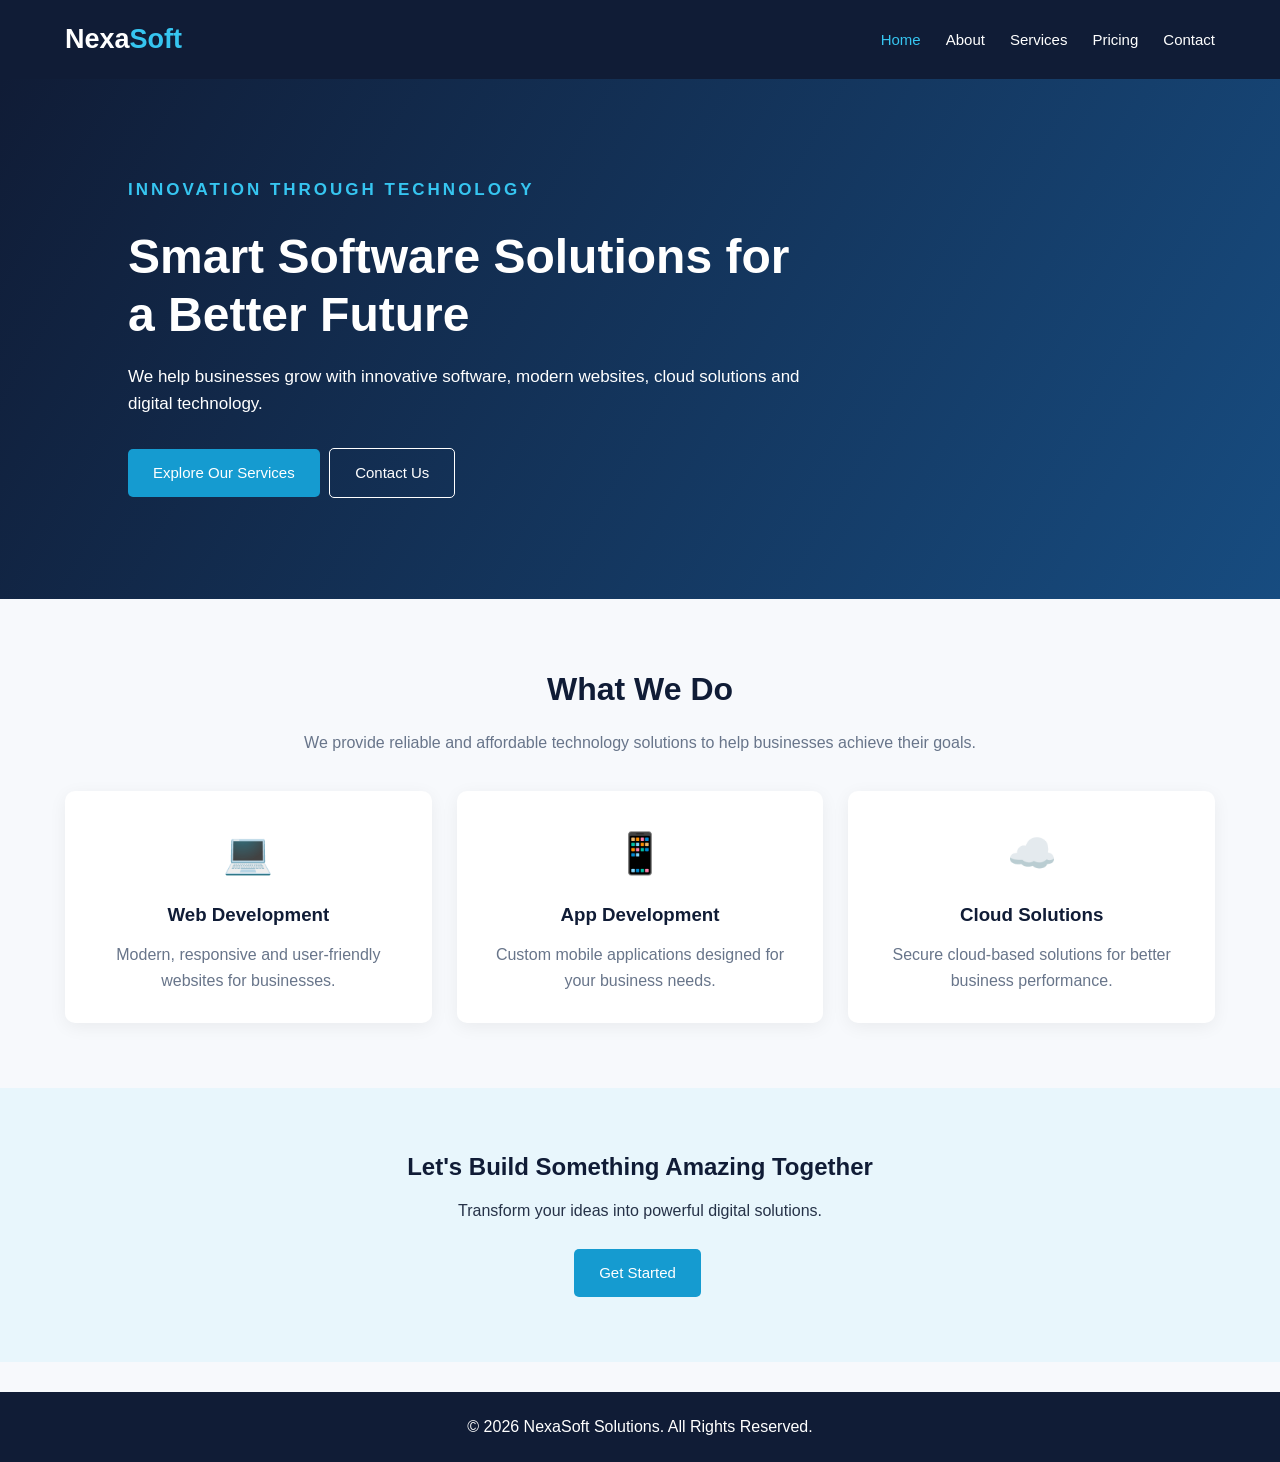
<file: index.html>
<!DOCTYPE html>
<html lang="en">
<head>
    <meta charset="UTF-8">
    <meta name="viewport" content="width=device-width, initial-scale=1.0">
    <title>NexaSoft Solutions | Home</title>
    <link rel="stylesheet" href="css/style.css">
    <script src="js/script.js" defer></script>
</head>
<body>

<header>
    <nav class="navbar">
        <a href="index.html" class="logo">Nexa<span>Soft</span></a>
        <button class="menu-toggle" aria-label="Toggle navigation">☰</button>
        <ul class="nav-links">
            <li><a class="active" href="index.html">Home</a></li>
            <li><a href="about.html">About</a></li>
            <li><a href="services.html">Services</a></li>
            <li><a href="pricing.html">Pricing</a></li>
            <li><a href="contact.html">Contact</a></li>
        </ul>
    </nav>
</header>

<section class="hero">
    <div class="hero-content">
        <p class="tagline">INNOVATION THROUGH TECHNOLOGY</p>
        <h1>Smart Software Solutions for a Better Future</h1>
        <p>
            We help businesses grow with innovative software,
            modern websites, cloud solutions and digital technology.
        </p>
        <a href="services.html" class="btn">Explore Our Services</a>
        <a href="contact.html" class="btn btn-outline">Contact Us</a>
    </div>
</section>

<section class="section">
    <h2>What We Do</h2>
    <p class="section-intro">
        We provide reliable and affordable technology solutions
        to help businesses achieve their goals.
    </p>

    <div class="card-container">
        <div class="card">
            <div class="card-icon">💻</div>
            <h3>Web Development</h3>
            <p>Modern, responsive and user-friendly websites for businesses.</p>
        </div>

        <div class="card">
            <div class="card-icon">📱</div>
            <h3>App Development</h3>
            <p>Custom mobile applications designed for your business needs.</p>
        </div>

        <div class="card">
            <div class="card-icon">☁️</div>
            <h3>Cloud Solutions</h3>
            <p>Secure cloud-based solutions for better business performance.</p>
        </div>
    </div>
</section>

<section class="highlight-section">
    <h2>Let's Build Something Amazing Together</h2>
    <p>Transform your ideas into powerful digital solutions.</p>
    <a href="contact.html" class="btn">Get Started</a>
</section>

<footer>
    <p>© 2026 NexaSoft Solutions. All Rights Reserved.</p>
</footer>

</body>
</html>
</file>
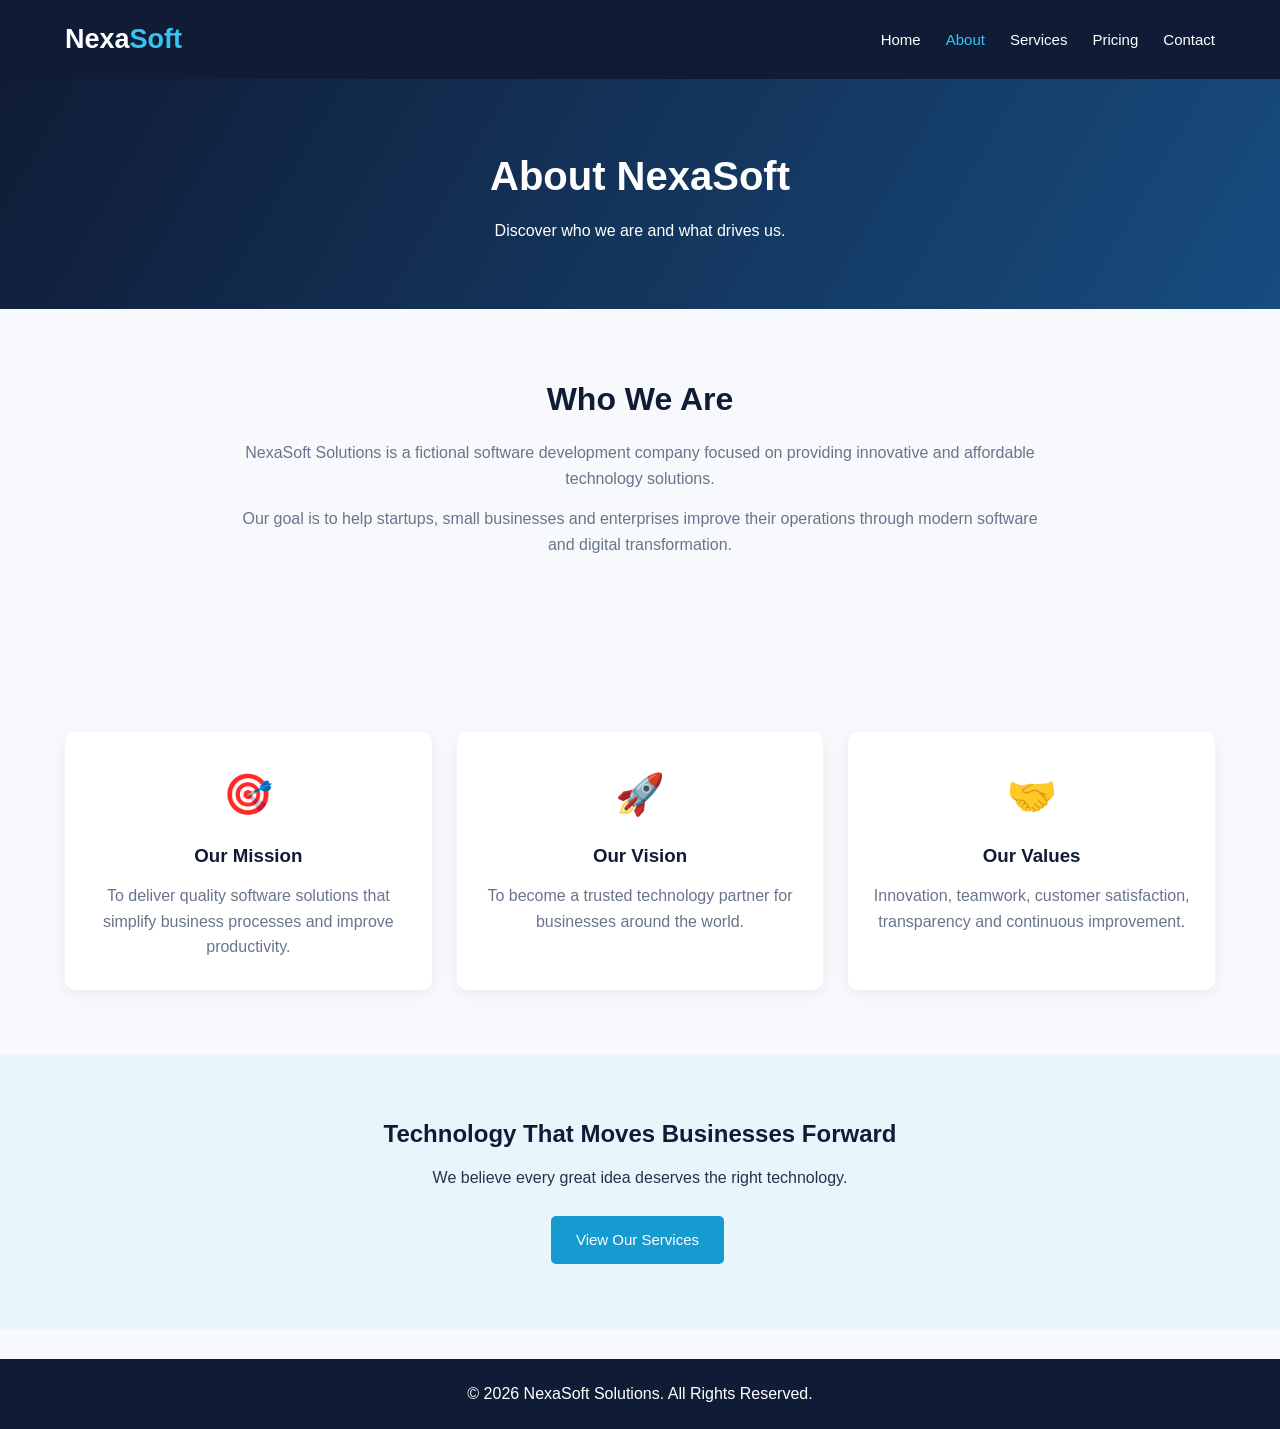
<file: about.html>
<!DOCTYPE html>
<html lang="en">
<head>
    <meta charset="UTF-8">
    <meta name="viewport" content="width=device-width, initial-scale=1.0">
    <title>About Us | NexaSoft Solutions</title>
    <link rel="stylesheet" href="css/style.css">
    <script src="js/script.js" defer></script>
</head>
<body>

<header>
    <nav class="navbar">
        <a href="index.html" class="logo">Nexa<span>Soft</span></a>
        <button class="menu-toggle" aria-label="Toggle navigation">☰</button>
        <ul class="nav-links">
            <li><a href="index.html">Home</a></li>
            <li><a class="active" href="about.html">About</a></li>
            <li><a href="services.html">Services</a></li>
            <li><a href="pricing.html">Pricing</a></li>
            <li><a href="contact.html">Contact</a></li>
        </ul>
    </nav>
</header>

<section class="page-banner">
    <h1>About NexaSoft</h1>
    <p>Discover who we are and what drives us.</p>
</section>

<section class="section about-section">
    <h2>Who We Are</h2>
    <p>
        NexaSoft Solutions is a fictional software development
        company focused on providing innovative and affordable
        technology solutions.
    </p>
    <p>
        Our goal is to help startups, small businesses and
        enterprises improve their operations through modern
        software and digital transformation.
    </p>
</section>

<section class="section">
    <div class="card-container">
        <div class="card">
            <div class="card-icon">🎯</div>
            <h3>Our Mission</h3>
            <p>
                To deliver quality software solutions that simplify
                business processes and improve productivity.
            </p>
        </div>

        <div class="card">
            <div class="card-icon">🚀</div>
            <h3>Our Vision</h3>
            <p>
                To become a trusted technology partner for businesses
                around the world.
            </p>
        </div>

        <div class="card">
            <div class="card-icon">🤝</div>
            <h3>Our Values</h3>
            <p>
                Innovation, teamwork, customer satisfaction,
                transparency and continuous improvement.
            </p>
        </div>
    </div>
</section>

<section class="highlight-section">
    <h2>Technology That Moves Businesses Forward</h2>
    <p>We believe every great idea deserves the right technology.</p>
    <a href="services.html" class="btn">View Our Services</a>
</section>

<footer>
    <p>© 2026 NexaSoft Solutions. All Rights Reserved.</p>
</footer>

</body>
</html>
</file>
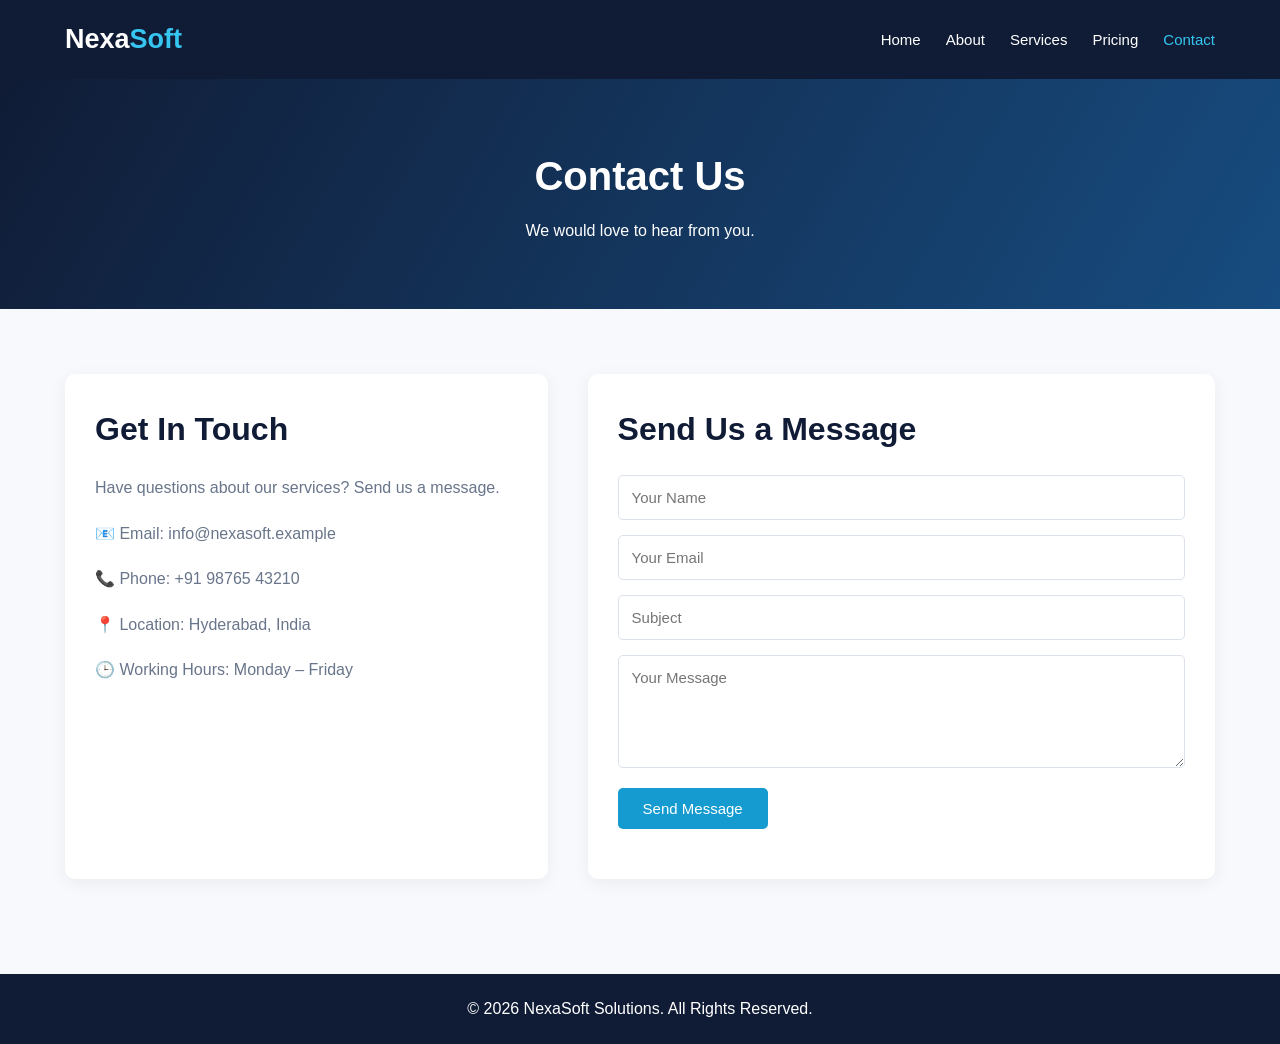
<file: contact.html>
<!DOCTYPE html>
<html lang="en">
<head>
    <meta charset="UTF-8">
    <meta name="viewport" content="width=device-width, initial-scale=1.0">
    <title>Contact Us | NexaSoft Solutions</title>
    <link rel="stylesheet" href="css/style.css">
    <script src="js/script.js" defer></script>
</head>
<body>

<header>
    <nav class="navbar">
        <a href="index.html" class="logo">Nexa<span>Soft</span></a>
        <button class="menu-toggle" aria-label="Toggle navigation">☰</button>
        <ul class="nav-links">
            <li><a href="index.html">Home</a></li>
            <li><a href="about.html">About</a></li>
            <li><a href="services.html">Services</a></li>
            <li><a href="pricing.html">Pricing</a></li>
            <li><a class="active" href="contact.html">Contact</a></li>
        </ul>
    </nav>
</header>

<section class="page-banner">
    <h1>Contact Us</h1>
    <p>We would love to hear from you.</p>
</section>

<section class="section contact-section">

    <div class="contact-info">
        <h2>Get In Touch</h2>
        <p>Have questions about our services? Send us a message.</p>

        <p>📧 Email: info@nexasoft.example</p>
        <p>📞 Phone: +91 98765 43210</p>
        <p>📍 Location: Hyderabad, India</p>
        <p>🕒 Working Hours: Monday – Friday</p>
    </div>

    <div class="contact-form">
        <h2>Send Us a Message</h2>

        <form id="contactForm">
            <input type="text" id="name" placeholder="Your Name" required>

            <input type="email" id="email" placeholder="Your Email" required>

            <input type="text" id="subject" placeholder="Subject" required>

            <textarea id="message" rows="5"
                placeholder="Your Message" required></textarea>

            <button type="submit" class="btn">Send Message</button>
        </form>

        <p id="formMessage" role="status" aria-live="polite"></p>
    </div>

</section>

<footer>
    <p>© 2026 NexaSoft Solutions. All Rights Reserved.</p>
</footer>

</body>
</html>
</file>
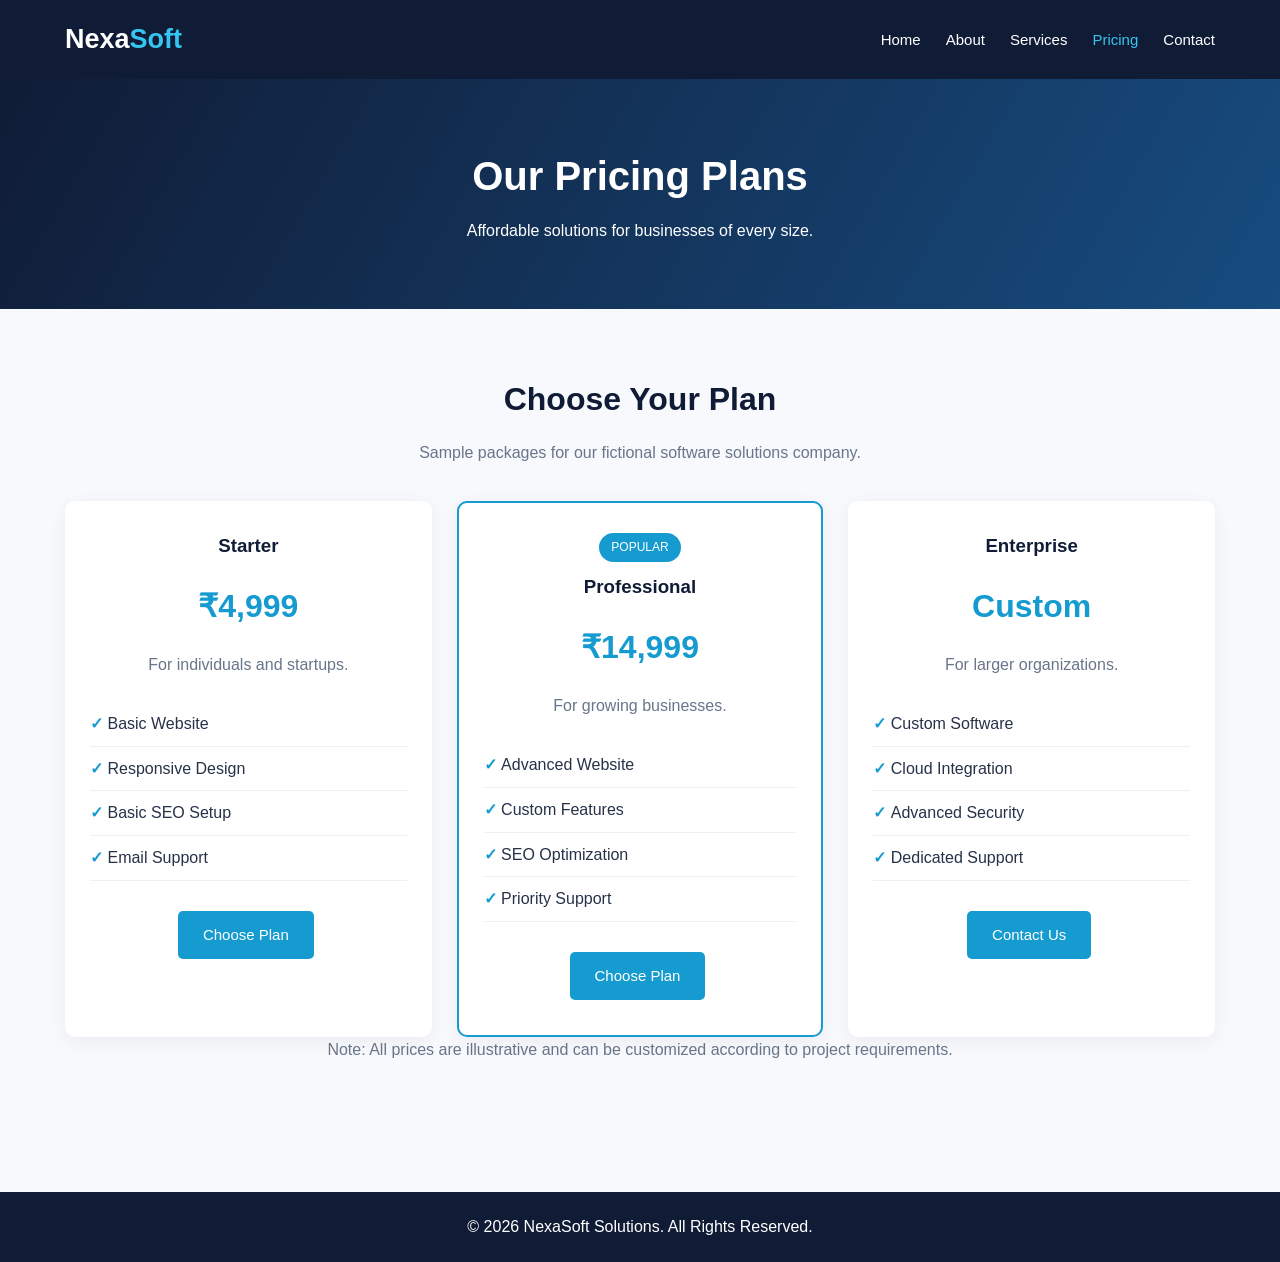
<file: pricing.html>
<!DOCTYPE html>
<html lang="en">
<head>
    <meta charset="UTF-8">
    <meta name="viewport" content="width=device-width, initial-scale=1.0">
    <title>Pricing | NexaSoft Solutions</title>
    <link rel="stylesheet" href="css/style.css">
    <script src="js/script.js" defer></script>
</head>
<body>

<header>
    <nav class="navbar">
        <a href="index.html" class="logo">Nexa<span>Soft</span></a>
        <button class="menu-toggle" aria-label="Toggle navigation">☰</button>
        <ul class="nav-links">
            <li><a href="index.html">Home</a></li>
            <li><a href="about.html">About</a></li>
            <li><a href="services.html">Services</a></li>
            <li><a class="active" href="pricing.html">Pricing</a></li>
            <li><a href="contact.html">Contact</a></li>
        </ul>
    </nav>
</header>

<section class="page-banner">
    <h1>Our Pricing Plans</h1>
    <p>Affordable solutions for businesses of every size.</p>
</section>

<section class="section">
    <h2>Choose Your Plan</h2>
    <p class="section-intro">
        Sample packages for our fictional software solutions company.
    </p>

    <div class="card-container">

        <div class="card pricing-card">
            <h3>Starter</h3>
            <h2>₹4,999</h2>
            <p>For individuals and startups.</p>
            <ul>
                <li>Basic Website</li>
                <li>Responsive Design</li>
                <li>Basic SEO Setup</li>
                <li>Email Support</li>
            </ul>
            <a href="contact.html" class="btn">Choose Plan</a>
        </div>

        <div class="card pricing-card featured">
            <span class="popular">POPULAR</span>
            <h3>Professional</h3>
            <h2>₹14,999</h2>
            <p>For growing businesses.</p>
            <ul>
                <li>Advanced Website</li>
                <li>Custom Features</li>
                <li>SEO Optimization</li>
                <li>Priority Support</li>
            </ul>
            <a href="contact.html" class="btn">Choose Plan</a>
        </div>

        <div class="card pricing-card">
            <h3>Enterprise</h3>
            <h2>Custom</h2>
            <p>For larger organizations.</p>
            <ul>
                <li>Custom Software</li>
                <li>Cloud Integration</li>
                <li>Advanced Security</li>
                <li>Dedicated Support</li>
            </ul>
            <a href="contact.html" class="btn">Contact Us</a>
        </div>

    </div>

    <p class="section-intro">
        Note: All prices are illustrative and can be customized
        according to project requirements.
    </p>
</section>

<footer>
    <p>© 2026 NexaSoft Solutions. All Rights Reserved.</p>
</footer>

</body>
</html>
</file>
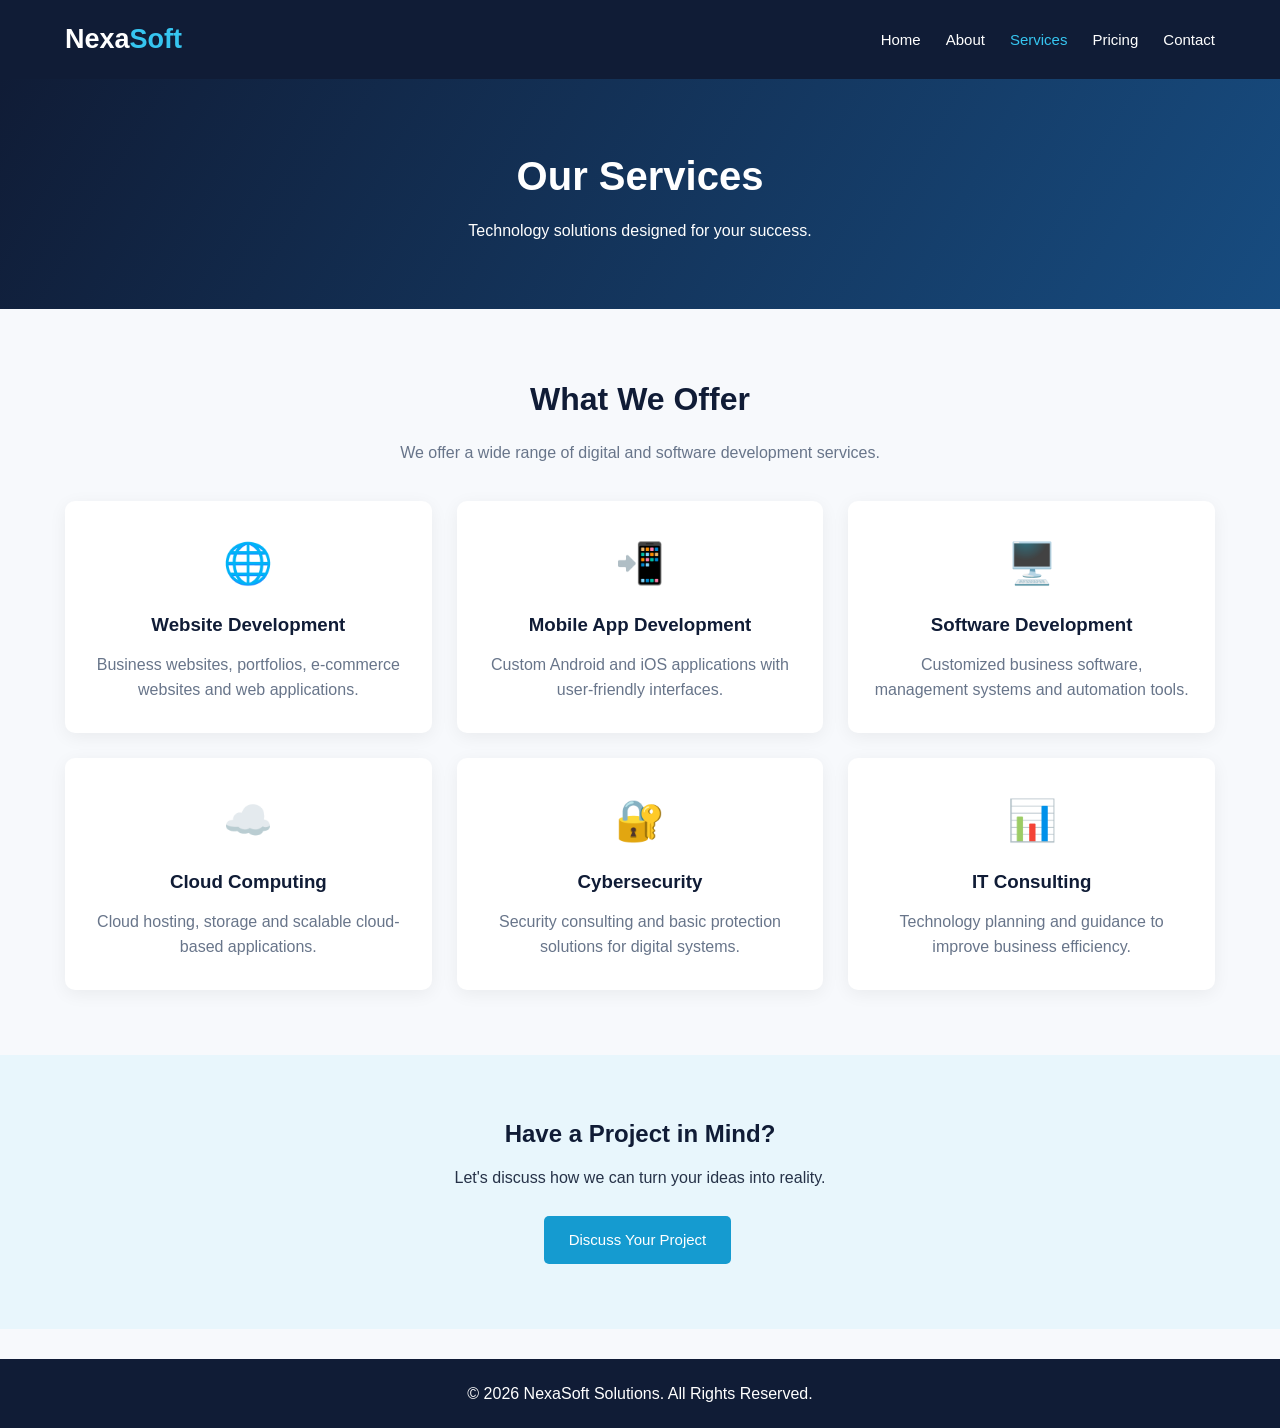
<file: services.html>
<!DOCTYPE html>
<html lang="en">
<head>
    <meta charset="UTF-8">
    <meta name="viewport" content="width=device-width, initial-scale=1.0">
    <title>Our Services | NexaSoft Solutions</title>
    <link rel="stylesheet" href="css/style.css">
    <script src="js/script.js" defer></script>
</head>
<body>

<header>
    <nav class="navbar">
        <a href="index.html" class="logo">Nexa<span>Soft</span></a>
        <button class="menu-toggle" aria-label="Toggle navigation">☰</button>
        <ul class="nav-links">
            <li><a href="index.html">Home</a></li>
            <li><a href="about.html">About</a></li>
            <li><a class="active" href="services.html">Services</a></li>
            <li><a href="pricing.html">Pricing</a></li>
            <li><a href="contact.html">Contact</a></li>
        </ul>
    </nav>
</header>

<section class="page-banner">
    <h1>Our Services</h1>
    <p>Technology solutions designed for your success.</p>
</section>

<section class="section">
    <h2>What We Offer</h2>
    <p class="section-intro">
        We offer a wide range of digital and software development services.
    </p>

    <div class="card-container">
        <div class="card">
            <div class="card-icon">🌐</div>
            <h3>Website Development</h3>
            <p>Business websites, portfolios, e-commerce websites and web applications.</p>
        </div>

        <div class="card">
            <div class="card-icon">📲</div>
            <h3>Mobile App Development</h3>
            <p>Custom Android and iOS applications with user-friendly interfaces.</p>
        </div>

        <div class="card">
            <div class="card-icon">🖥️</div>
            <h3>Software Development</h3>
            <p>Customized business software, management systems and automation tools.</p>
        </div>

        <div class="card">
            <div class="card-icon">☁️</div>
            <h3>Cloud Computing</h3>
            <p>Cloud hosting, storage and scalable cloud-based applications.</p>
        </div>

        <div class="card">
            <div class="card-icon">🔐</div>
            <h3>Cybersecurity</h3>
            <p>Security consulting and basic protection solutions for digital systems.</p>
        </div>

        <div class="card">
            <div class="card-icon">📊</div>
            <h3>IT Consulting</h3>
            <p>Technology planning and guidance to improve business efficiency.</p>
        </div>
    </div>
</section>

<section class="highlight-section">
    <h2>Have a Project in Mind?</h2>
    <p>Let's discuss how we can turn your ideas into reality.</p>
    <a href="contact.html" class="btn">Discuss Your Project</a>
</section>

<footer>
    <p>© 2026 NexaSoft Solutions. All Rights Reserved.</p>
</footer>

</body>
</html>
</file>
<file: css/style.css>
/* GENERAL STYLING */

* {
    margin: 0;
    padding: 0;
    box-sizing: border-box;
}

body {
    font-family: Arial, sans-serif;
    background: #f7f9fc;
    color: #263248;
    line-height: 1.6;
}

a {
    text-decoration: none;
}

header {
    background: #101c36;
    color: white;
}

.navbar {
    max-width: 1200px;
    margin: auto;
    padding: 18px 25px;
    display: flex;
    justify-content: space-between;
    align-items: center;
}

.logo {
    font-size: 27px;
    font-weight: bold;
    color: white;
}

.logo span {
    color: #36c5f0;
}

.nav-links {
    display: flex;
    list-style: none;
    gap: 25px;
}

.nav-links a {
    color: white;
    font-size: 15px;
    transition: 0.3s;
}

.nav-links a:hover,
.nav-links a.active {
    color: #36c5f0;
}

.menu-toggle {
    display: none;
    background: none;
    border: none;
    color: white;
    font-size: 25px;
    cursor: pointer;
}

/* HOME HERO */

.hero {
    min-height: 520px;
    background: linear-gradient(120deg, #101c36, #174c80);
    display: flex;
    align-items: center;
    padding: 60px 10%;
    color: white;
}

.hero-content {
    max-width: 700px;
}

.tagline {
    color: #36c5f0;
    letter-spacing: 3px;
    font-weight: bold;
    margin-bottom: 15px;
}

.hero h1 {
    font-size: 48px;
    line-height: 1.2;
    margin-bottom: 20px;
}

.hero p {
    font-size: 17px;
    margin-bottom: 25px;
}

/* BUTTONS */

.btn {
    display: inline-block;
    background: #159bd0;
    color: white;
    padding: 12px 25px;
    border: none;
    border-radius: 5px;
    margin: 5px 5px 5px 0;
    cursor: pointer;
    font-size: 15px;
    transition: 0.3s;
}

.btn:hover {
    background: #0876a5;
    transform: translateY(-2px);
}

.btn-outline {
    background: transparent;
    border: 1px solid white;
}

/* SECTIONS */

.section {
    max-width: 1200px;
    margin: auto;
    padding: 65px 25px;
    text-align: center;
}

.section h2 {
    font-size: 32px;
    margin-bottom: 15px;
    color: #101c36;
}

.section-intro {
    color: #68758a;
    margin-bottom: 35px;
}

.card-container {
    display: grid;
    grid-template-columns: repeat(3, 1fr);
    gap: 25px;
    margin-top: 30px;
}

.card {
    background: white;
    padding: 30px 25px;
    border-radius: 10px;
    box-shadow: 0 4px 18px rgba(0,0,0,0.06);
    transition: 0.3s;
}

.card:hover {
    transform: translateY(-7px);
    box-shadow: 0 8px 25px rgba(0,0,0,0.1);
}

.card-icon {
    font-size: 40px;
    margin-bottom: 15px;
}

.card h3 {
    color: #101c36;
    margin-bottom: 12px;
}

.card p {
    color: #68758a;
}

/* PAGE BANNER */

.page-banner {
    background: linear-gradient(120deg, #101c36, #174c80);
    text-align: center;
    color: white;
    padding: 65px 20px;
}

.page-banner h1 {
    font-size: 40px;
    margin-bottom: 10px;
}

/* ABOUT */

.about-section {
    max-width: 850px;
}

.about-section p {
    margin: 15px 0;
    color: #68758a;
}

/* HIGHLIGHT SECTION */

.highlight-section {
    background: #e8f6fc;
    text-align: center;
    padding: 60px 20px;
}

.highlight-section h2 {
    color: #101c36;
    margin-bottom: 12px;
}

.highlight-section p {
    margin-bottom: 20px;
}

/* PRICING */

.pricing-card h2 {
    color: #159bd0;
    margin: 20px 0;
}

.pricing-card ul {
    list-style: none;
    margin: 25px 0;
    text-align: left;
}

.pricing-card li {
    padding: 9px 0;
    border-bottom: 1px solid #edf0f4;
}

.pricing-card li::before {
    content: "✓ ";
    color: #159bd0;
    font-weight: bold;
}

.featured {
    border: 2px solid #159bd0;
    position: relative;
}

.popular {
    display: inline-block;
    background: #159bd0;
    color: white;
    padding: 5px 12px;
    border-radius: 20px;
    font-size: 12px;
    margin-bottom: 10px;
}

/* CONTACT */

.contact-section {
    display: grid;
    grid-template-columns: 1fr 1.3fr;
    gap: 40px;
    text-align: left;
}

.contact-info,
.contact-form {
    background: white;
    padding: 30px;
    border-radius: 10px;
    box-shadow: 0 4px 18px rgba(0,0,0,0.06);
}

.contact-info h2,
.contact-form h2 {
    color: #101c36;
    margin-bottom: 20px;
}

.contact-info p {
    margin: 20px 0;
    color: #68758a;
}

.contact-form input,
.contact-form textarea {
    display: block;
    width: 100%;
    padding: 13px;
    margin-bottom: 15px;
    border: 1px solid #dce2eb;
    border-radius: 5px;
    font-family: inherit;
    font-size: 15px;
}

.contact-form input:focus,
.contact-form textarea:focus {
    outline: 2px solid #159bd0;
    border-color: #159bd0;
}

#formMessage {
    margin-top: 15px;
    color: #087d4b;
}

/* FOOTER */

footer {
    background: #101c36;
    color: white;
    text-align: center;
    padding: 22px;
    margin-top: 30px;
}

/* RESPONSIVE DESIGN */

@media (max-width: 768px) {

    .menu-toggle {
        display: block;
    }

    .navbar {
        flex-wrap: wrap;
    }

    .nav-links {
        display: none;
        flex-direction: column;
        width: 100%;
        padding-top: 20px;
        gap: 15px;
    }

    .nav-links.show {
        display: flex;
    }

    .hero {
        padding: 60px 25px;
        min-height: 450px;
    }

    .hero h1 {
        font-size: 34px;
    }

    .card-container {
        grid-template-columns: 1fr;
    }

    .contact-section {
        grid-template-columns: 1fr;
    }

    .page-banner h1 {
        font-size: 32px;
    }
}
</file>
